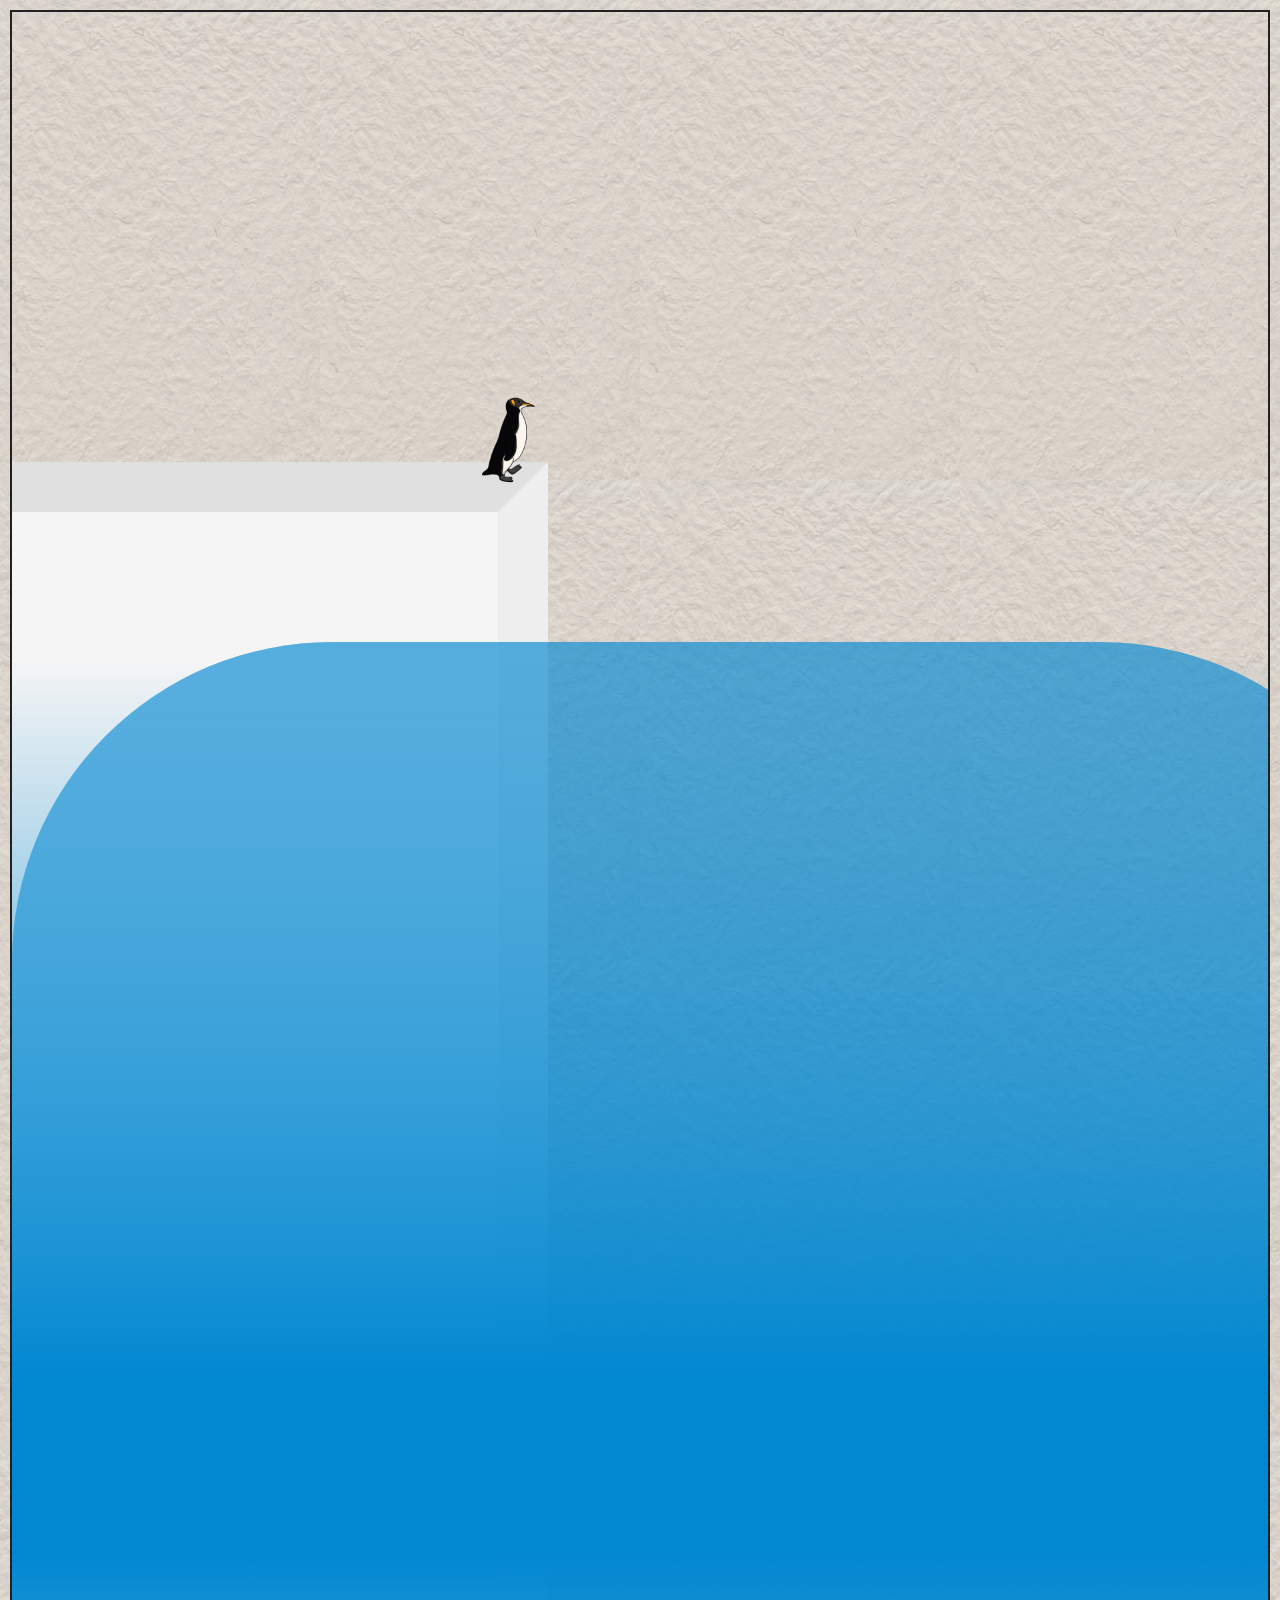
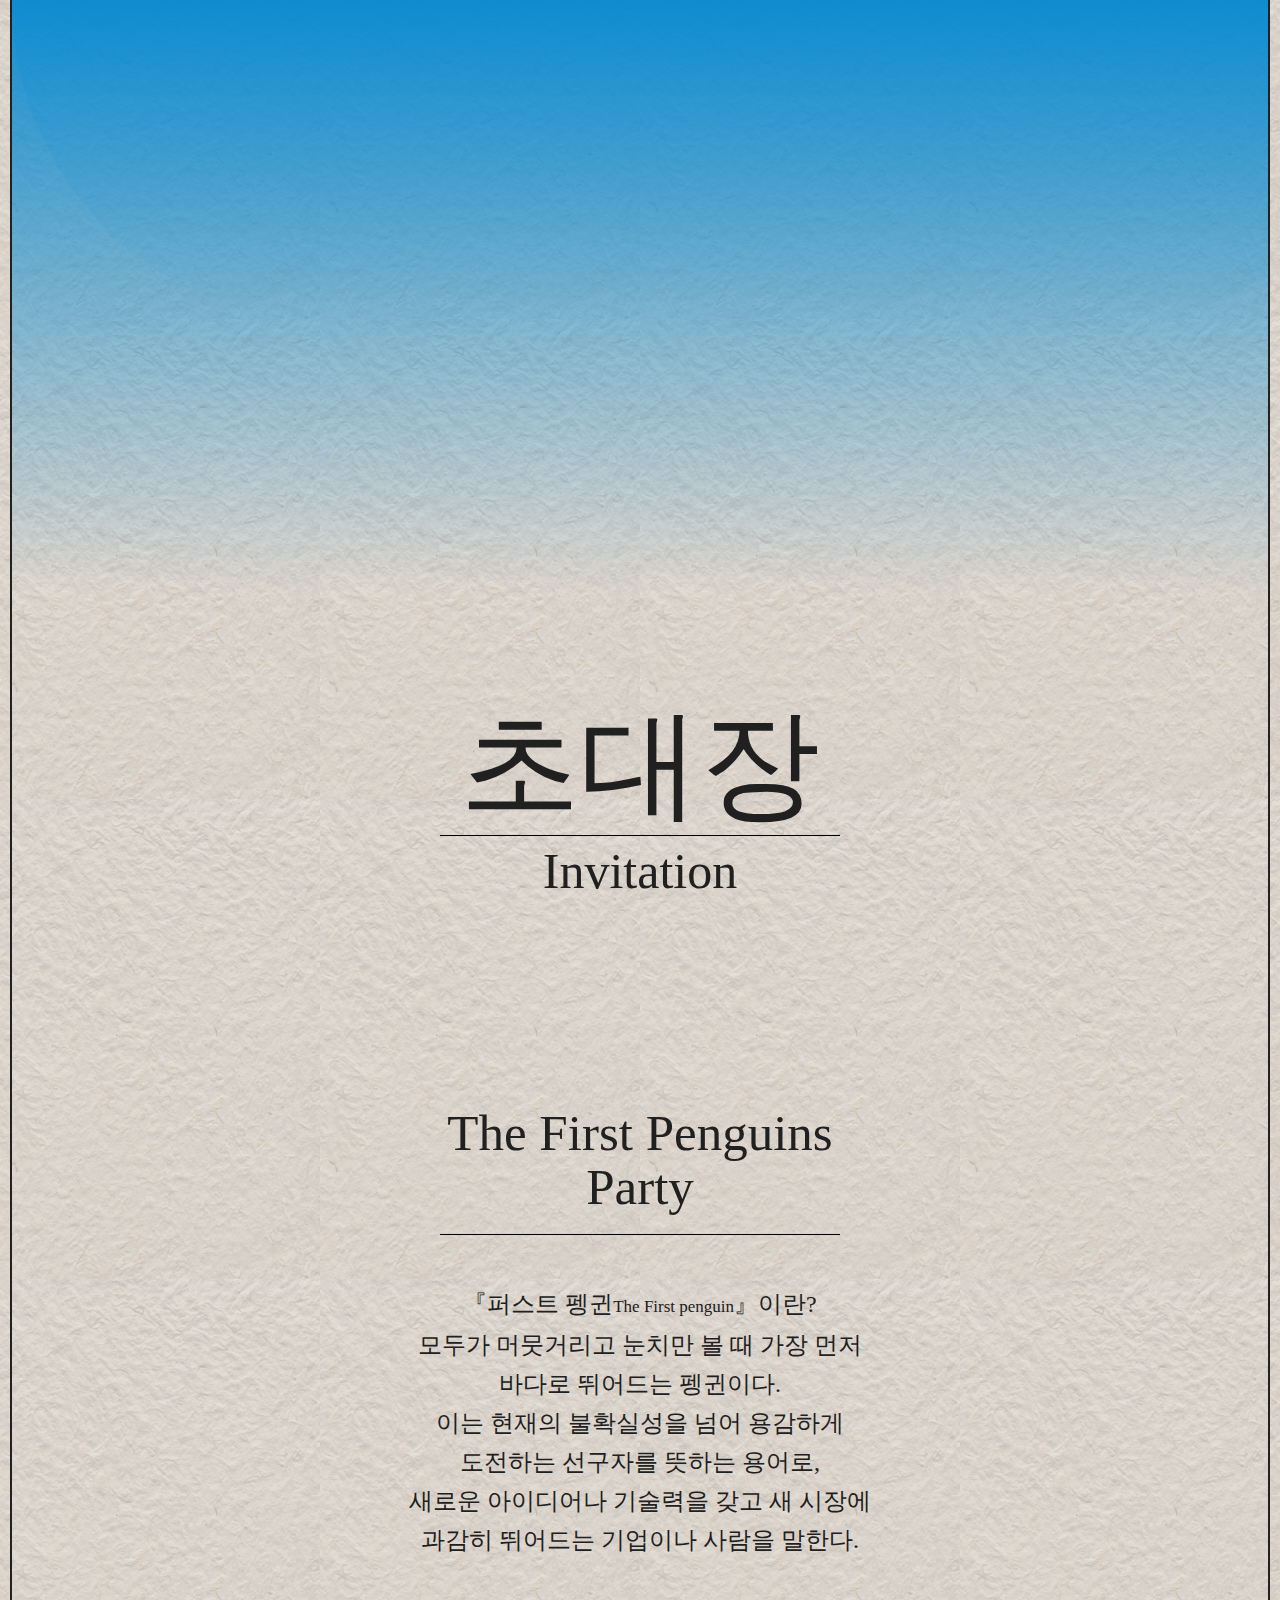
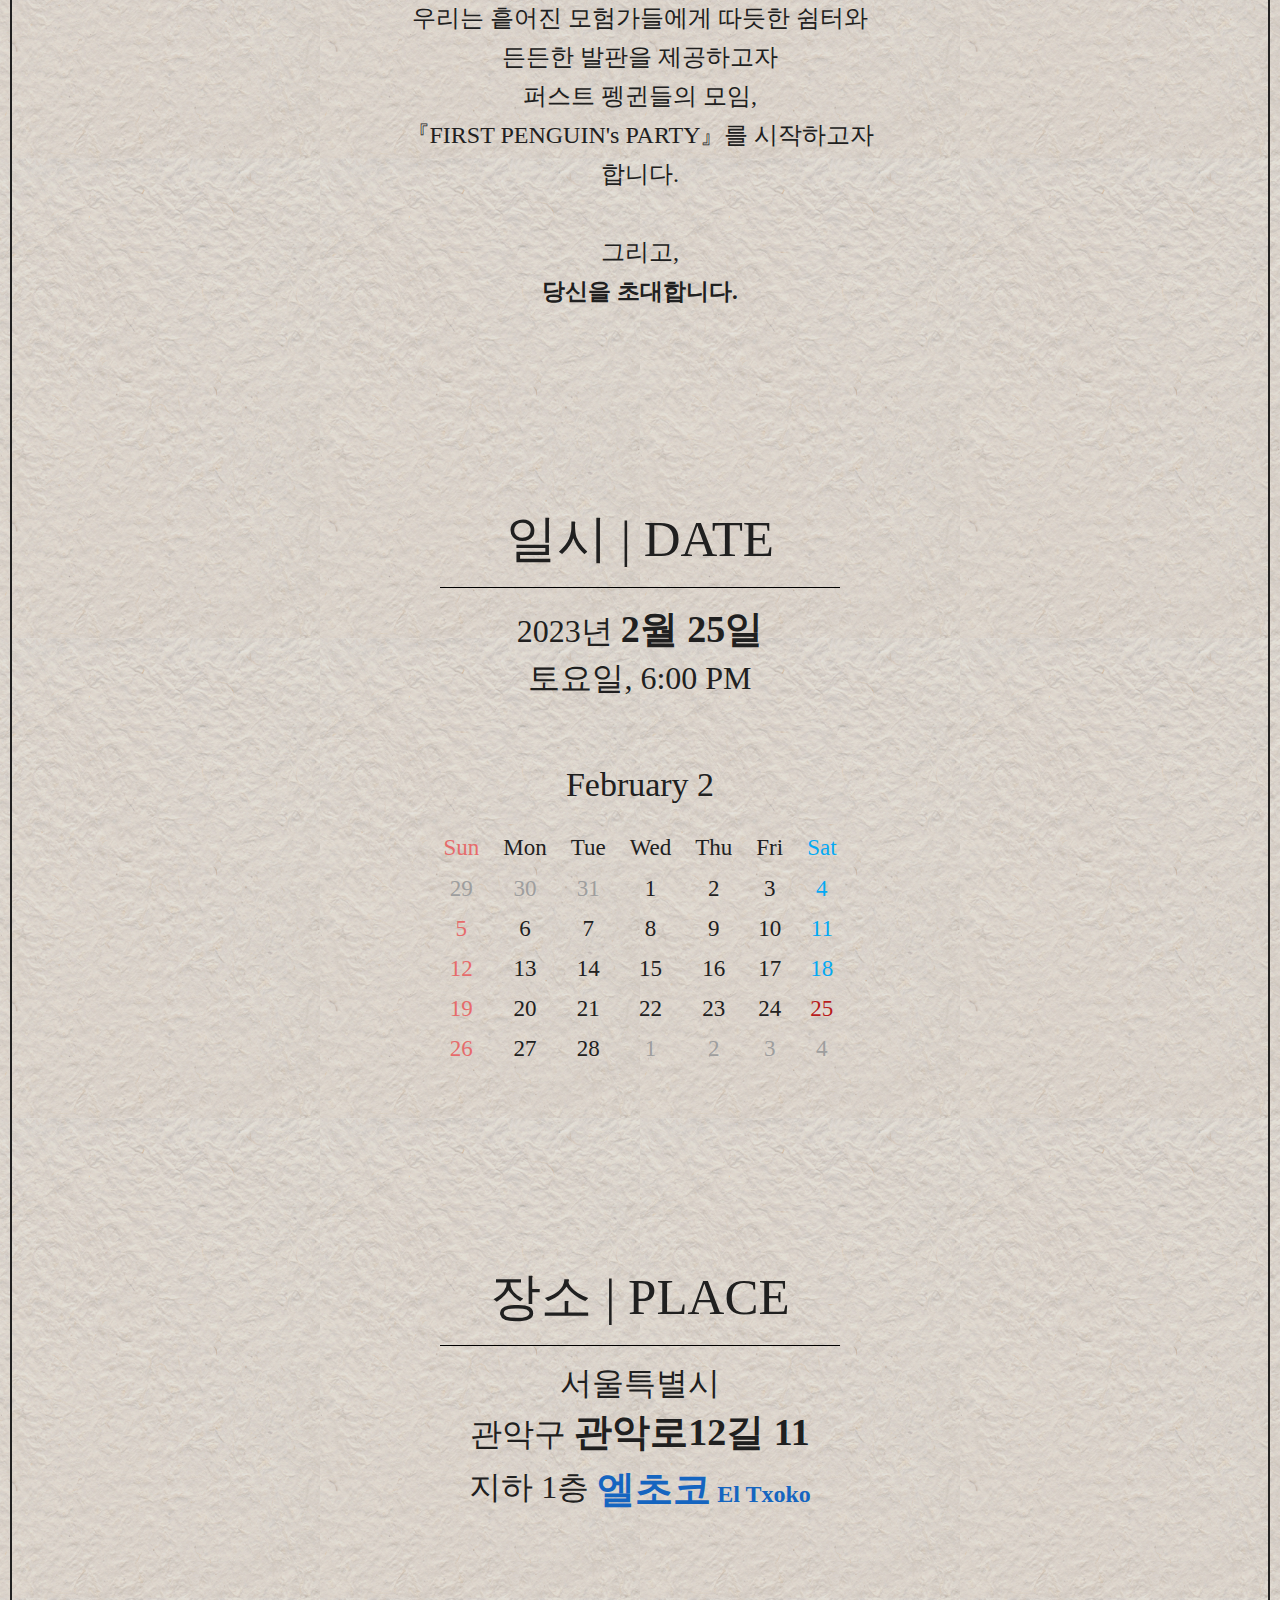
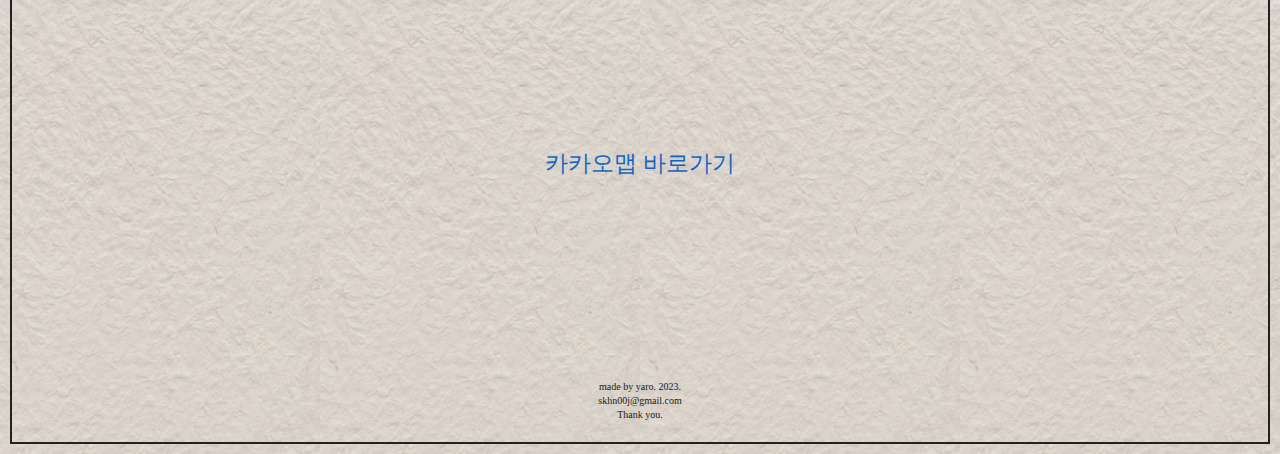
<file: index.html>
<!DOCTYPE html>
<html lang="kr">
<head>
  <meta charset="UTF-8">
  <meta http-equiv="X-UA-Compatible" content="IE=edge">
  <meta name="viewport" content="width=device-width, initial-scale=1.0">
  <meta name="author" content="yaro">
  <meta name="content" content="First Penguin Party Invitaion">

  <!-- kakako talk -->
  <meta name="title" property="og:title" content="퍼스트 펭귄 파티" />
  <meta name="description" property="og:description" content="선구자들의 파티에 초대합니다."/>
  <meta name="image" property="og:image" content="https://mblogthumb-phinf.pstatic.net/MjAxNzEwMjlfNDMg/MDAxNTA5MjY5Mjk1NDA1.jsuJjTIQYXf2WJMgG7R7us8f7J8ctV5Us5PriP4LN48g.tPttZzxIiOHP4EM-I6IPJGb_y7txkH3at4nsTUMuWjkg.JPEG.mjh001077/%ED%8D%BC%EC%8A%A4%ED%8A%B82.jpg?type=w2" />
  <meta name="url" property="og:url" content="https://yarohover.github.io/first-penguin-invite/" />
  <meta property="og:locale" content="ko_KR" />

  <!-- css -->
  <link rel="stylesheet" href="reset.css">
  <link rel="stylesheet" href="style.css">

  <!-- font -->
  <link href="https://hangeul.pstatic.net/hangeul_static/css/maru-buri.css" rel="stylesheet">
  <link rel="stylesheet" href="fontello/css/scg-portfolio.css">

  <!-- favicon -->
  <link rel="icon" href="image/pngwing.com2.png">

  <title>The First penguins</title>
</head>
<body>
  <div class="empty_scroll">
    <div class="empty_block"></div>
  </div>
  <div class="wrap">
    <h1 class="title disapear">
      The First Penguins
    </h1>
    <div class="lego">
      <strong class="lego_in">Let's go</strong>
    </div>
    <div class="ice"></div>
    <div class="penguin1 warigari">
      <p class="text2 disapear">
        <span class="line1 disapear">꺾이지 않는</span>
        <span class="line2 disapear">도전정신!</span>
      </p>
    </div>
    <div class="penguin2 disapear">
      <p class="text1 disapear">
        중요한건?
      </p>
    </div>
    <div class="water around1"></div>
    <div class="water around2"></div>
    <div class="water around3"></div>
    <div class="arrow disapear">
      <i class="icon-down-small"></i>
    </div>
    <section class="gap1"></section>
    <section class="gap2"></section>
    <section class="main">
      <h2 class="sub_title">초대장</h2>
      <span class="sub_title_eng">Invitation</span>
      <h3 class="introduce_title">The First Penguins Party</h3>
      <p class="introduce">
        『퍼스트 펭귄<span>The First penguin</span>』이란?<br>
        모두가 머뭇거리고 눈치만 볼 때 가장 먼저 바다로 뛰어드는 펭귄이다.<br>
        이는 현재의 불확실성을 넘어 용감하게 도전하는 선구자를 뜻하는 용어로,<br>
        새로운 아이디어나 기술력을 갖고 새 시장에 과감히 뛰어드는 기업이나 사람을 말한다. <br><br>
        우리는 흩어진 모험가들에게 따듯한 쉼터와 든든한 발판을 제공하고자<br>
        퍼스트 펭귄들의 모임,<br>
        『FIRST PENGUIN's PARTY』를 시작하고자 합니다. <br><br>
        그리고,<br>
        <strong>당신을 초대합니다.</strong>
      </p>
      <div class="date">
        <h3>일시 | DATE</h3>
        <p>
          2023년 <strong>2월 25일</strong><br>
          토요일, 6:00 PM <br>
        </p>
        <div class="calendar_wrap">
          <div class="calendar-container">
            <div class="month">February 2</div>
            <table class="calendar">
              <thead>
                <tr>
                  <td>Sun</td>
                  <td>Mon</td>
                  <td>Tue</td>
                  <td>Wed</td>
                  <td>Thu</td>
                  <td>Fri</td>
                  <td>Sat</td>
                </tr>
              </thead>
              <tbody>
                <tr>
                  <td class="prev-month">29</td>
                  <td class="prev-month">30</td>
                  <td class="prev-month">31</td>
                  <td>1</td>
                  <td>2</td>
                  <td>3</td>
                  <td>4</td>
                </tr>
                <tr>
                  <td>5</td>
                  <td>6</td>
                  <td>7</td>
                  <td>8</td>
                  <td>9</td>
                  <td>10</td>
                  <td>11</td>
                </tr>
                <tr>
                  <td>12</td>
                  <td>13</td>
                  <td>14</td>
                  <td>15</td>
                  <td>16</td>
                  <td>17</td>
                  <td>18</td>
                </tr>
                <tr>
                  <td>19</td>
                  <td>20</td>
                  <td>21</td>
                  <td>22</td>
                  <td>23</td>
                  <td>24</td>
                  <td class="current-day">25</td>
                </tr>
                <tr>
                  <td>26</td>
                  <td>27</td>
                  <td>28</td>
                  <td class="next-month">1</td>
                  <td class="next-month">2</td>
                  <td class="next-month">3</td>
                  <td class="next-month">4</td>
                </tr>
              </tbody>
            </table>
            <div class="ring-left"></div>
            <div class="ring-right"></div>
          </div> <!-- end calendar-container -->
        </div>
      </div>
      <div class="place">
        <h3>장소 | PLACE</h3>
        <p>
          서울특별시<br>
          관악구 <strong>관악로12길 11</strong><br>
          지하 1층 <strong><a href="https://txoko.notion.site/El-Txoko-Guest-d3e38cb59b94432d8c60687ab68c2dfe">엘초코<span> El Txoko</span></a></strong>
        </p>
        <div id="map"></div>
        <div class="place_link"><a href="https://map.kakao.com/link/map/37.478216,126.953023">카카오맵 바로가기</a></div>
      </div>
      <footer>
        <span>made by yaro. 2023.</span>
        <span>skhn00j@gmail.com</span>
        <span>Thank you.</span>
      </footer>
    </section>
  </div>
  <script type="text/javascript" src="https://dapi.kakao.com/v2/maps/sdk.js?appkey=3e0e656bd7465ae5bb0871eb2f9db9e2"></script>
  <script type="text/javascript" src="main.js"></script>
</body>
</html>
</file>
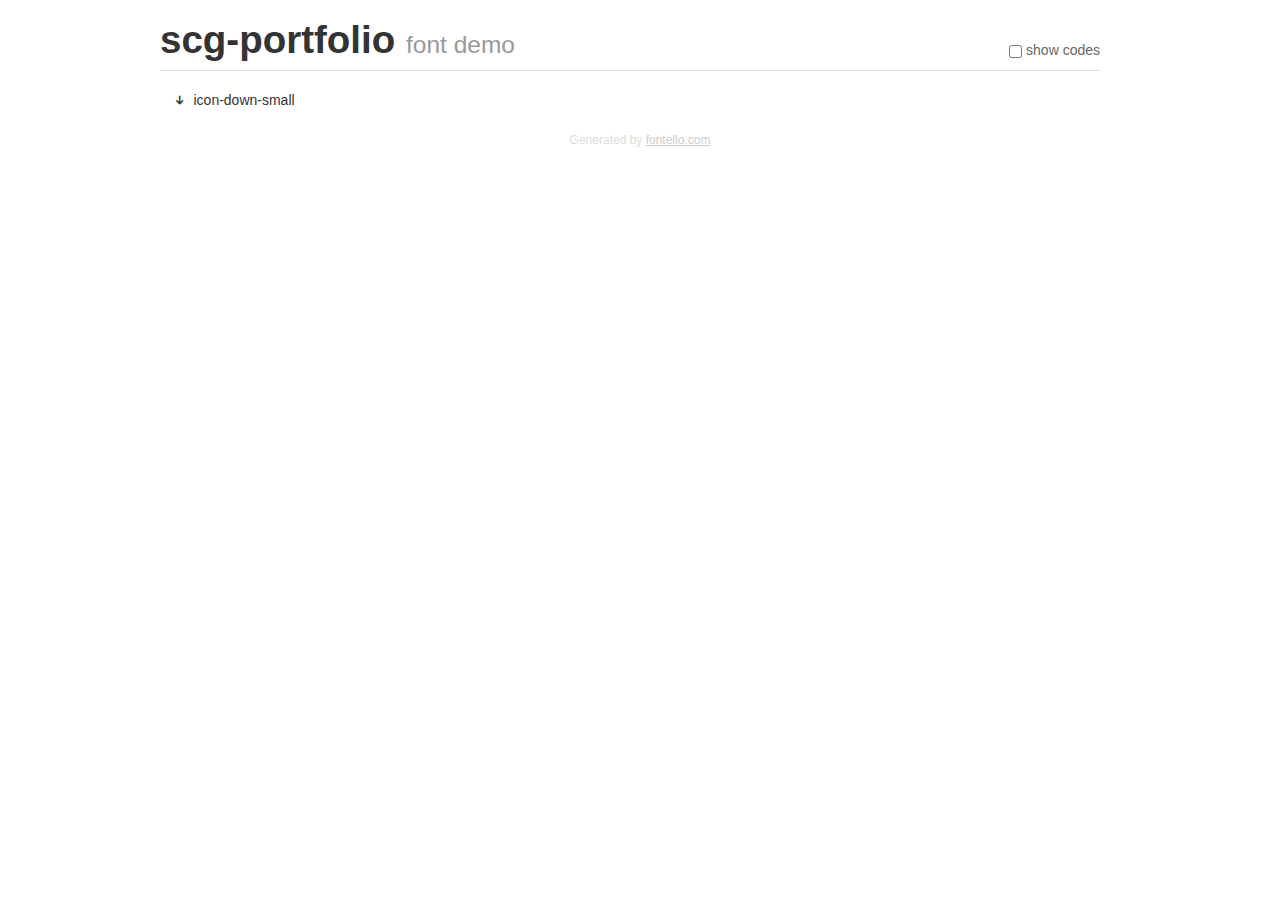
<file: fontello/demo.html>
<!DOCTYPE html>
<html>
  <head>
  <!--[if lt IE 9]><script language="javascript" type="text/javascript" src="//html5shim.googlecode.com/svn/trunk/html5.js"></script><![endif]-->
  <meta charset="UTF-8">
  <style>
    html {
      font-size: 100%;
      -webkit-text-size-adjust: 100%;
      -ms-text-size-adjust: 100%;
    }
    a:focus {
      outline: thin dotted #333;
      outline: 5px auto -webkit-focus-ring-color;
      outline-offset: -2px;
    }
    a:hover,
    a:active {
      outline: 0;
    }
    input {
      margin: 0;
      font-size: 100%;
      vertical-align: middle;
      *overflow: visible;
      line-height: normal;
    }
    input::-moz-focus-inner {
      padding: 0;
      border: 0;
    }
    body {
      margin: 0;
      font-family: "Helvetica Neue", Helvetica, Arial, sans-serif;
      font-size: 14px;
      line-height: 20px;
      color: #333;
      background-color: #fff;
    }
    a {
      color: #08c;
      text-decoration: none;
    }
    a:hover {
      color: #005580;
      text-decoration: underline;
    }
    .row {
      margin-left: -20px;
      *zoom: 1;
    }
    .row:before,
    .row:after {
      display: table;
      content: "";
      line-height: 0;
    }
    .row:after {
      clear: both;
    }
    .span3 {
      float: left;
      min-height: 1px;
      margin-left: 20px;
      width: 220px;
    }
    .container {
      width: 940px;
      margin-right: auto;
      margin-left: auto;
      *zoom: 1;
    }
    .container:before,
    .container:after {
      display: table;
      content: "";
      line-height: 0;
    }
    .container:after {
      clear: both;
    }
    small {
      font-size: 85%;
    }
    h1 {
      margin: 10px 0;
      font-family: inherit;
      font-weight: bold;
      line-height: 20px;
      color: inherit;
      text-rendering: optimizelegibility;
      line-height: 40px;
      font-size: 38.5px;
    }
    h1 small {
      font-weight: normal;
      line-height: 1;
      color: #999;
      font-size: 24.5px;
    }

    body {
      margin-top: 90px;
    }
    .header {
      position: fixed;
      top: 0;
      left: 50%;
      margin-left: -480px;
      background-color: #fff;
      border-bottom: 1px solid #ddd;
      padding-top: 10px;
      z-index: 10;
    }
    .footer {
      color: #ddd;
      font-size: 12px;
      text-align: center;
      margin-top: 20px;
    }
    .footer a {
      color: #ccc;
      text-decoration: underline;
    }
    .the-icons {
      font-size: 14px;
      line-height: 24px;
    }
    .switch {
      position: absolute;
      right: 0;
      bottom: 10px;
      color: #666;
    }
    .switch input {
      margin-right: 0.3em;
    }
    .codesOn .i-name {
      display: none;
    }
    .codesOn .i-code {
      display: inline;
    }
    .i-code {
      display: none;
    }
    @font-face {
      font-family: 'scg-portfolio';
      src: url('./font/scg-portfolio.eot?36548552');
      src: url('./font/scg-portfolio.eot?36548552#iefix') format('embedded-opentype'),
           url('./font/scg-portfolio.woff?36548552') format('woff'),
           url('./font/scg-portfolio.ttf?36548552') format('truetype'),
           url('./font/scg-portfolio.svg?36548552#scg-portfolio') format('svg');
      font-weight: normal;
      font-style: normal;
    }
    .demo-icon {
      font-family: "scg-portfolio";
      font-style: normal;
      font-weight: normal;
      speak: never;
     
      display: inline-block;
      text-decoration: inherit;
      width: 1em;
      margin-right: .2em;
      text-align: center;
      /* opacity: .8; */
     
      /* For safety - reset parent styles, that can break glyph codes*/
      font-variant: normal;
      text-transform: none;
     
      /* fix buttons height, for twitter bootstrap */
      line-height: 1em;
     
      /* Animation center compensation - margins should be symmetric */
      /* remove if not needed */
      margin-left: .2em;
     
      /* You can be more comfortable with increased icons size */
      /* font-size: 120%; */
     
      /* Font smoothing. That was taken from TWBS */
      -webkit-font-smoothing: antialiased;
      -moz-osx-font-smoothing: grayscale;
     
      /* Uncomment for 3D effect */
      /* text-shadow: 1px 1px 1px rgba(127, 127, 127, 0.3); */
    }
    </style>
    <link rel="stylesheet" href="css/animation.css"><!--[if IE 7]><link rel="stylesheet" href="css/" + font.fontname + "-ie7.css"><![endif]-->
    <script>
      function toggleCodes(on) {
        var obj = document.getElementById('icons');
      
        if (on) {
          obj.className += ' codesOn';
        } else {
          obj.className = obj.className.replace(' codesOn', '');
        }
      }
    </script>
  </head>
  <body>
    <div class="container header">
      <h1>scg-portfolio <small>font demo</small></h1>
      <label class="switch">
        <input type="checkbox" onclick="toggleCodes(this.checked)">show codes
      </label>
    </div>
    <div class="container" id="icons">
      <div class="row">
        <div class="span3" title="Code: 0xe800">
          <i class="demo-icon icon-down-small">&#xe800;</i> <span class="i-name">icon-down-small</span><span class="i-code">0xe800</span>
        </div>
      </div>
    </div>
    <div class="container footer">Generated by <a href="https://fontello.com">fontello.com</a></div>
  </body>
</html>
</file>
<file: style.css>
@import url(key-frames.css);
@import url(media.css);


body {
  background-image: url(image/background-paper.jpg);
  background-size: 25%;
  margin: 10px;
  border: 2px solid #212121;
}

.wrap {
  width: 100%;
  overflow: hidden;
  position: relative;
}

/* title */
.title {
  font-size: 34px;
  text-align: center;
  padding-top: 20px;
  transition: all 0.5s;
}
.lego {
  font-size: 28px;
  text-align: center;
  transform: scale(0);
}

/* ice */
.ice {
  width: 50%;
  height: 85vw;
  background-color: #f5f5f5;
  border-top: 50px solid #e0e0e0;
  border-left: 50px solid transparent;
  border-right: 50px solid #eeeeee;
  position: absolute;
  top: 50vh;
  left: -15vw;
  z-index: -10;
}


/* penguin1 */
.penguin1 {
  background-image: url(image/penguin1.png);
  width: 100px;
  padding-bottom: 100px;
  position: absolute;
  background-size: contain;
  top: 42vh;
  left: 30vw;
  transition: all 0.25s;
}
.penguin1 .text2{
  background-image: url(image/balloon.png);
  background-size: cover;
  position: absolute;
  width: 200px;
  height: 200px;
  text-align: center;
  font-size: 27px;
  top: -200px;
  left: 40px;
  transition: all 0.5s;
}
.penguin1 .text2 .line1{
  display: block;
  margin-top: 50px;
  transition: all 0.5s;
}
.penguin1 .text2 .line2{
  display: block;
  font-family: 'MaruBuriBold';
  font-size: 31px;
  transition: all 0.5s;
}
/* penguin2 */
.penguin2 {
  background-image: url(image/pngwing.com.png);
  width: 100px;
  padding-bottom: 78px;
  position: absolute;
  background-size: contain;
  background-repeat: no-repeat;
  top: 42vh;
  transition: all 0.5s;
}
.penguin2 .text1{
  background-image: url(image/balloon.png);
  background-size: cover;
  position: absolute;
  width: 150px;
  height: 150px;
  text-align: center;
  line-height: 130px;
  font-size: 27px;
  top: -150px;
  left: 10px;
  transition: all 0.5s;
}

/* water */
.water {
  width: 110vw;
  height: 100vw;
  background: linear-gradient(rgba(2, 136, 209, 1), rgba(255, 255,255,0));
  position: absolute;
  top: 70vh;
  filter: opacity(0.3);
  border-radius: 25vw;
  z-index: -9;
}
.around1 {
  animation: 3s around infinite linear 0s;
}
.around2 {
  animation: 3s around infinite linear reverse 1s;
}
.around3 {
  animation: 3s around infinite linear 2s;
}

/* Arrow */
.arrow {
  position: absolute;
  font-size: 51px;
  top: 70vh;
  color: #212121;
  text-align: center;
  width: 100%;
  animation: big-small 0.75s infinite ease-in-out alternate 0s;
  transition: all 0.5s;
}

/* gap */
.gap1 {
  height: 70vw;
  background: linear-gradient(rgba(255, 255,255,0), rgba(2, 136, 209, 1) 80%);
  margin-top: 60vh;
  z-index: 10;
}
.gap2 {
  height: 50vw;
  background: linear-gradient(rgba(2, 136, 209, 1), rgba(255, 255,255,0));
  z-index: 10;
  margin-top: -1;
}

/* main */
.main {
  position: relative;
  text-align: center;
}
.main .sub_title {
  font-size: 51px;
  width: 160px;
  text-align: center;
  border-bottom: 1px solid #000;
  display: inline-block;
  line-height: 55px;
  margin-top: 100px;
}
.main .sub_title_eng{
  font-size: 28px;
  width: 160px;
  text-align: center;
  margin: 0 auto;
  display: block;
  line-height: 35px;
}
/* introduce */
.main .introduce_title {
  font-size: 28px;
  width: 200px;
  text-align: center;
  border-bottom: 1px solid #000;
  display: inline-block;
  line-height: 31px;
  margin-top: 100px;
  padding-bottom: 10px;
}
.main .introduce {
  width: 300px;
  margin: 30px auto;
  font-size: 18px;
  line-height: 30px;
}
.main .introduce > span{
  font-size: 15px;
}
.main .introduce > strong {
  font-size: 23px;
}
/* date */
.main .date > h3{
  font-size: 28px;
  width: 200px;
  text-align: center;
  border-bottom: 1px solid #000;
  display: inline-block;
  line-height: 31px;
  margin-top: 100px;
  padding-bottom: 10px;
}
.main .date > p{
  width: 300px;
  margin: 10px auto;
  font-size: 18px;
}
.main .date > p > strong {
  font-size: 23px;
}
.main .date .calendar_wrap {
  margin-top: 30px;
}
.main .date .calendar_wrap .calendar-container {
  display: grid;
	font-size: 15px;
  place-items: center;
  margin: 0 auto;
	position: relative;
}
table {
	border-collapse: collapse;
	border-spacing: 0;
}
td {
	padding: 2px 4px;
  font-size: 13px;
}
.month {
	text-transform: capitalize;
  font-size: 18px;
  margin-bottom: 10px;
}
.calendar {
	display: inline-block;
}
.calendar thead {
	text-transform: capitalize;
}
.calendar td {
	text-align: center;
}
.calendar td:first-child{
  color: #e66b6b;
}
.calendar td:last-child{
  color: #03a9f4;
}
.current-day {
	color: #b71c1c !important;
  font-size: 18px;
}
.prev-month,
.next-month {
	color: #9e9e9e !important;
}

/* place */
.main .place > h3{
  font-size: 28px;
  width: 200px;
  text-align: center;
  border-bottom: 1px solid #000;
  display: inline-block;
  line-height: 31px;
  margin-top: 100px;
  padding-bottom: 10px;
}
.main .place > p{
  width: 300px;
  margin: 15px auto;
  font-size: 18px;
}
.main .place > p > strong {
  font-size: 23px;
}
.main .place > p > strong > a{
  color: #1565c0;
}
.main .place > p > strong > a > span {
  font-size: 16px;
}
.main .place #map {
  width: 200px;
  height: 200px;
  margin: 0 auto;
}
.main .place .place_link {
  margin-top: 10px;
  font-size: 18px;
  color: #1565c0;
}

/* footer */
footer {
  margin-top: 100px;
  text-align: center;
  margin-bottom: 20px;
}
footer > span {
  font-size: 10px;
  display: block;
}

/* js */
.disapear {
  transform: scale(0);
  opacity: 0 !important;
}
.warigari {
  animation: warigari 0.5s ease-out infinite alternate;
}
.fade_close {
  animation: fade_close 1s ease-in-out 0.5s 1;
}
.empty_scroll {
  position: fixed;
  width: 100vw;
  height: 100vh;
  top: -10px;
  left: 0px;
  overflow: scroll;
  z-index: 100;
  -ms-overflow-style: none; /* IE and Edge */
  scrollbar-width: none; /* Firefox */
}
.empty_scroll::-webkit-scrollbar {
  display: none;
}
.empty_scroll .empty_block {
  height: 1000vh;
  position: relative;
}

.blur {
  opacity: 0.3;
}
</file>
<file: fontello/css/scg-portfolio.css>
@font-face {
  font-family: 'scg-portfolio';
  src: url('../font/scg-portfolio.eot?40000843');
  src: url('../font/scg-portfolio.eot?40000843#iefix') format('embedded-opentype'),
       url('../font/scg-portfolio.woff2?40000843') format('woff2'),
       url('../font/scg-portfolio.woff?40000843') format('woff'),
       url('../font/scg-portfolio.ttf?40000843') format('truetype'),
       url('../font/scg-portfolio.svg?40000843#scg-portfolio') format('svg');
  font-weight: normal;
  font-style: normal;
}
/* Chrome hack: SVG is rendered more smooth in Windozze. 100% magic, uncomment if you need it. */
/* Note, that will break hinting! In other OS-es font will be not as sharp as it could be */
/*
@media screen and (-webkit-min-device-pixel-ratio:0) {
  @font-face {
    font-family: 'scg-portfolio';
    src: url('../font/scg-portfolio.svg?40000843#scg-portfolio') format('svg');
  }
}
*/
[class^="icon-"]:before, [class*=" icon-"]:before {
  font-family: "scg-portfolio";
  font-style: normal;
  font-weight: normal;
  speak: never;

  display: inline-block;
  text-decoration: inherit;
  width: 1em;
  margin-right: .2em;
  text-align: center;
  /* opacity: .8; */

  /* For safety - reset parent styles, that can break glyph codes*/
  font-variant: normal;
  text-transform: none;

  /* fix buttons height, for twitter bootstrap */
  line-height: 1em;

  /* Animation center compensation - margins should be symmetric */
  /* remove if not needed */
  margin-left: .2em;

  /* you can be more comfortable with increased icons size */
  /* font-size: 120%; */

  /* Font smoothing. That was taken from TWBS */
  -webkit-font-smoothing: antialiased;
  -moz-osx-font-smoothing: grayscale;

  /* Uncomment for 3D effect */
  /* text-shadow: 1px 1px 1px rgba(127, 127, 127, 0.3); */
}

.icon-down-small:before { content: '\e800'; } /* '' */
</file>
<file: fontello/css/animation.css>
/*
   Animation example, for spinners
*/
.animate-spin {
  -moz-animation: spin 2s infinite linear;
  -o-animation: spin 2s infinite linear;
  -webkit-animation: spin 2s infinite linear;
  animation: spin 2s infinite linear;
  display: inline-block;
}
@-moz-keyframes spin {
  0% {
    -moz-transform: rotate(0deg);
    -o-transform: rotate(0deg);
    -webkit-transform: rotate(0deg);
    transform: rotate(0deg);
  }

  100% {
    -moz-transform: rotate(359deg);
    -o-transform: rotate(359deg);
    -webkit-transform: rotate(359deg);
    transform: rotate(359deg);
  }
}
@-webkit-keyframes spin {
  0% {
    -moz-transform: rotate(0deg);
    -o-transform: rotate(0deg);
    -webkit-transform: rotate(0deg);
    transform: rotate(0deg);
  }

  100% {
    -moz-transform: rotate(359deg);
    -o-transform: rotate(359deg);
    -webkit-transform: rotate(359deg);
    transform: rotate(359deg);
  }
}
@-o-keyframes spin {
  0% {
    -moz-transform: rotate(0deg);
    -o-transform: rotate(0deg);
    -webkit-transform: rotate(0deg);
    transform: rotate(0deg);
  }

  100% {
    -moz-transform: rotate(359deg);
    -o-transform: rotate(359deg);
    -webkit-transform: rotate(359deg);
    transform: rotate(359deg);
  }
}
@-ms-keyframes spin {
  0% {
    -moz-transform: rotate(0deg);
    -o-transform: rotate(0deg);
    -webkit-transform: rotate(0deg);
    transform: rotate(0deg);
  }

  100% {
    -moz-transform: rotate(359deg);
    -o-transform: rotate(359deg);
    -webkit-transform: rotate(359deg);
    transform: rotate(359deg);
  }
}
@keyframes spin {
  0% {
    -moz-transform: rotate(0deg);
    -o-transform: rotate(0deg);
    -webkit-transform: rotate(0deg);
    transform: rotate(0deg);
  }

  100% {
    -moz-transform: rotate(359deg);
    -o-transform: rotate(359deg);
    -webkit-transform: rotate(359deg);
    transform: rotate(359deg);
  }
}
</file>
